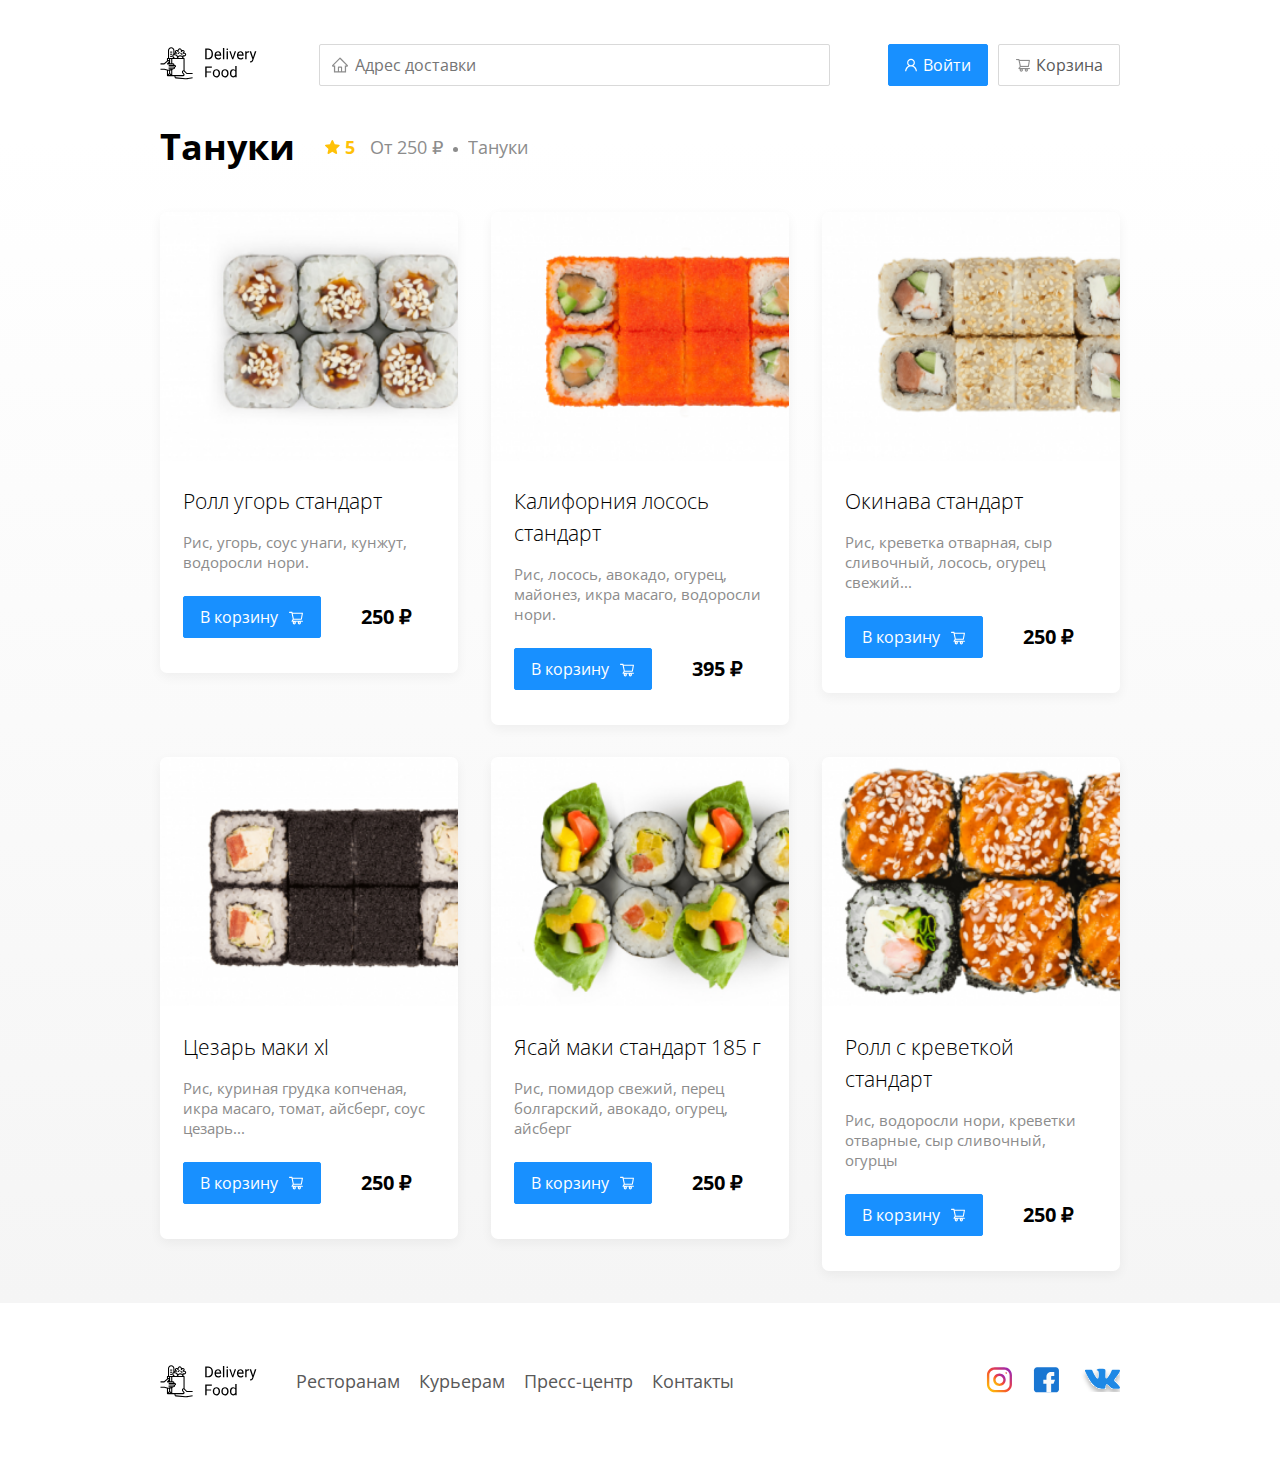
<file: tonuki.html>
<!DOCTYPE html>
<html lang="ru">
<head>
	<meta charset="UTF-8">
	<meta name="viewport" content="width=device-width, initial-scale=1.0">
	<meta http-equiv="X-UA-Compatible" content="ie=edge">
	<title>Тануки  - доставка еды на дом</title>
	<link href="https://fonts.googleapis.com/css2?family=Open+Sans:wght@400;700&display=swap" rel="stylesheet">
	<link rel="stylesheet" href="css/normalize.css" >
	<link rel="stylesheet" href="css/animate.min.css" >
	<link rel="stylesheet" href="css/style.css" >
</head>
<body>
	<!-- Шапка сайта -->
<div class="container">
		<header class="header">
			<a href="pr2.html" class="logo ">
				<img src="img\logo.svg" alt="Logo" >
			</a>
				<input type="text" class="input search-input" placeholder="Адрес доставки">
				<div class="buttons">
				<button class="button button-primary">
					<img src="img/user.svg" alt="user" class="button-icon">
					<span class="button-text">Войти</span>

					</button>
				<button class="button" id="card-button">
						<img src="img/span.png" alt="cart" class="button-icon">
						<span class="button-text">Корзина</span></button>
			</div>
			</header>	
			
</div>
<main class="main">
<div class="container">
<section class="restaurants">
<div class="section-heading">
	<h2 class="section-title">Тануки</h2>
	<div class="card-info">
		<div class="raiting">
			<img src="img/star.svg" alt="star" class="star">
			5</div>
		<div class="price">От 250 ₽</div>
		<div class="category">Тануки</div>
	</div>
</div>
<div class="cards">
	<div class="card wow fadeInUp" data-wow-delay="0.2s">
		<img src="img/roll.png" alt="image" class="card-image">
		<div class="card-text">
			<div class="card-heading">
				<h3 class="card-title card-title-reg">Ролл угорь стандарт</h3>
			</div>
				<!-- /.card-heading -->
			<div class="card-info">
				<div class="ingridients">Рис, угорь, соус унаги, кунжут, водоросли нори.</div>
			</div>
			<!-- /.card-info -->
			<div class="card-buttoms">
				<button class="button button-primary">
					<span class="buttun-card-text">В корзину</span>
					<img src="img/shopping-cart.svg" alt="shopping-cart" class="button-card-image">
				</button>
				<strong class="card-price-bold">250 ₽</strong>
			</div>
		</div>
		<!-- /.card-text -->
	</div>
	<!-- /.card -->

	<div class="card wow fadeInUp" data-wow-delay="0.4s"">
		<img src="img/roll1.png" alt="image" class="card-image">
		<div class="card-text">
			<div class="card-heading">
				<h3 class="card-title card-title-reg">Калифорния лосось стандарт</h3>
			</div>
				<!-- /.card-heading -->
			<div class="card-info">
				<div class="ingridients">Рис, лосось, авокадо, огурец, майонез, икра масаго, водоросли нори.</div>
			</div>
			<!-- /.card-info -->
			<div class="card-buttoms">
				<button class="button button-primary">
					<span class="buttun-card-text">В корзину</span>
					<img src="img/shopping-cart.svg" alt="shopping-cart" class="button-card-image">
				</button>
				<strong class="card-price-bold">395 ₽</strong>
			</div>
		</div>
		<!-- /.card-text -->
	</div>
	<!-- /.card -->

	<div class="card wow fadeInUp" data-wow-delay="0.6s"">
		<img src="img/roll2.png" alt="image" class="card-image">
		<div class="card-text">
			<div class="card-heading">
				<h3 class="card-title card-title-reg">Окинава стандарт</h3>
			</div>
				<!-- /.card-heading -->
			<div class="card-info">
				<div class="ingridients"> Рис, креветка отварная, сыр сливочный, лосось, огурец свежий...</div>
			</div>
			<!-- /.card-info -->
			<div class="card-buttoms">
				<button class="button button-primary">
					<span class="buttun-card-text">В корзину</span>
					<img src="img/shopping-cart.svg" alt="shopping-cart" class="button-card-image">
				</button>
				<strong class="card-price-bold">250 ₽</strong>
			</div>
		</div>
		<!-- /.card-text -->
	</div>
	<!-- /.card -->

	<div class="card wow fadeInUp" data-wow-delay="0.2s">
		<img src="img/roll3.png" alt="image" class="card-image">
		<div class="card-text">
			<div class="card-heading">
				<h3 class="card-title card-title-reg">Цезарь маки хl</h3>
			</div>
				<!-- /.card-heading -->
			<div class="card-info">
				<div class="ingridients">Рис, куриная грудка копченая, икра масаго, томат, айсберг, соус цезарь...</div>
			</div>
			<!-- /.card-info -->
			<div class="card-buttoms">
				<button class="button button-primary">
					<span class="buttun-card-text">В корзину</span>
					<img src="img/shopping-cart.svg" alt="shopping-cart" class="button-card-image">
				</button>
				<strong class="card-price-bold">250 ₽</strong>
			</div>
		</div>
		<!-- /.card-text -->
	</div>
	<!-- /.card -->

	<div class="card wow fadeInUp" data-wow-delay="0.4s">
		<img src="img/roll4.png" alt="image" class="card-image">
		<div class="card-text">
			<div class="card-heading">
				<h3 class="card-title card-title-reg">Ясай маки стандарт 185 г</h3>
			</div>
				<!-- /.card-heading -->
			<div class="card-info">
				<div class="ingridients">Рис, помидор свежий, перец болгарский, авокадо, огурец, айсберг</div>
			</div>
			<!-- /.card-info -->
			<div class="card-buttoms">
				<button class="button button-primary">
					<span class="buttun-card-text">В корзину</span>
					<img src="img/shopping-cart.svg" alt="shopping-cart" class="button-card-image">
				</button>
				<strong class="card-price-bold">250 ₽</strong>
			</div>
		</div>
		<!-- /.card-text -->
	</div>
	<!-- /.card -->

	<div class="card wow fadeInUp" data-wow-delay="0.6s">
		<img src="img/roll5.png" alt="image" class="card-image">
		<div class="card-text">
			<div class="card-heading">
				<h3 class="card-title card-title-reg">Ролл с креветкой стандарт</h3>
			</div>
				<!-- /.card-heading -->
			<div class="card-info">
				<div class="ingridients">Рис, водоросли нори, креветки отварные, сыр сливочный, огурцы</div>
			</div>
			<!-- /.card-info -->
			<div class="card-buttoms">
				<button class="button button-primary">
					<span class="buttun-card-text">В корзину</span>
					<img src="img/shopping-cart.svg" alt="shopping-cart" class="button-card-image">
				</button>
				<strong class="card-price-bold">250 ₽</strong>
			</div>
		</div>
		<!-- /.card-text -->
	</div>
	<!-- /.card -->


</div>
</section>
</div>
</main>

<footer class="footer">
	<div class="container">
		<div class="footer-block">
			<img src="img/logo.svg" alt="logo" class="logo footer-logo">
			<nav class="footer-nav">
				<a href="#" class="footer-link">Ресторанам</a>
				<a href="#" class="footer-link">Курьерам</a>
				<a href="#" class="footer-link">Пресс-центр</a>
				<a href="#" class="footer-link">Контакты</a>
			</nav>
			<div class="social-links">
				<a href="#" class="social-link"><img src="img/inst.svg" alt="inst"></a>
				<a href="#" class="social-link"><img src="img/facebook.svg" alt="facebook"></a>
				<a href="#" class="social-link"><img src="img/vk.svg" alt="vk"></a>
			</div>
		</div>
		<!-- /.footer-block -->
	</div>
</footer>

<div class="modal">
	<div class="modal-dialog">
		<div class="modal-header">
			<h3 class="modal-title">Корзина</h3>
			<button class="close">&times;</button>
		</div>
		<!-- /.modal-header -->
		<div class="modal-body">
			<div class="food-row">
				<span class="food-name">Ролл угарь стандарт</span>
				<strong class="food-price">250 ₽</strong>
				<div class="food-counter">
					<button class="counter-button">-</button>
					<span class="counter">1</span>
					<button class="counter-button">+</button>
				</div>
			</div>
			<!-- /.foods-row -->
			<div class="food-row">
				<span class="food-name">Ролл угарь стандарт</span>
				<strong class="food-price">250 ₽</strong>
				<div class="food-counter">
					<button class="counter-button">-</button>
					<span class="counter">1</span>
					<button class="counter-button">+</button>
				</div>
			</div>
			<!-- /.foods-row -->
			<div class="food-row">
				<span class="food-name">Ролл угарь стандарт</span>
				<strong class="food-price">250 ₽</strong>
				<div class="food-counter">
					<button class="counter-button">-</button>
					<span class="counter">1</span>
					<button class="counter-button">+</button>
				</div>
			</div>
			<!-- /.foods-row -->
			<div class="food-row">
				<span class="food-name">Ролл угарь стандарт</span>
				<strong class="food-price">250 ₽</strong>
				<div class="food-counter">
					<button class="counter-button">-</button>
					<span class="counter">1</span>
					<button class="counter-button">+</button>
				</div>
			</div>
			<!-- /.foods-row -->
		</div>
		<!-- /.modal-body -->
		<div class="modal-footer">
			<span class="price-tag">1250 ₽</span>
			<div class="footer-buttons">
				<button class="button button-primary">Оформить заказ</button>
				<button class="button">Отмена</button>
			</div>
		</div>
		<!-- /.modal-footer -->
	</div>
	<!-- /.modal-dialog -->
</div>


<script src="js/wow.min.js"></script>
<script src="js/main.js"></script>

</body>
</html>
</file>
<file: css/style.css>
* {
    box-sizing: border-box;
}
.container {
    
    max-width: 1200px;
    margin: auto;
}
body {
    font-family: 'Open Sans', sans-serif;
    padding-top: 44px;
}
.header {
    display: flex;
    align-items: center;
    justify-content: space-between;
   
    margin-bottom: 40px;
}
.input {
    background: #FFFFFF;
    border: 1px solid #D9D9D9;
    border-radius: 2px;
    font-size: 16px;
line-height: 24px;
padding: 8px;
padding-left: 35px;
background-repeat: no-repeat;
background-position: left 11px center;
}
.search-input { 
flex: 0.8;
background-image: url(../img/home.svg);
}
.input-search {
    width: 300px;
    background-image: url(../img/search.svg);
    margin-left: auto;
}
.buttons {
    display: flex;
    align-items: center;
}
.button {
    display: flex;
    align-items: center;
    padding: 8px 16px;
    background: #FFFFFF;
border: 1px solid #D9D9D9;
box-sizing: border-box;
box-shadow: 0px 0px 2px rgba(0, 0, 0, 0.0015);
border-radius: 2px;
color: #595959;
font-size: 16px;
line-height: 24px;
}
.button-primary {
    background: #1890FF;
    border: 1px solid #1890FF;
    color: #fff;
    margin-right: 10px;
}
.button-icon {
    margin-right: 6px; 
}
.buttun-card-text {
    margin-right: 10px;
}
.rekl {
    filter: drop-shadow(0px 7px 12px rgba(158, 158, 163, 0.1));
border-radius: 10px;
padding: 68px 70px;
margin-bottom: 56px;
}
.pizza {
    background: #FFF1B8  url(../img/rekl-image.png) no-repeat top -50px right -100px;
}
.kebab {
    background: #40A9FF url(../img/promo/kebab.png) no-repeat top -50px right -100px;
}
.vegetables {
    background: #8C8C8C url(../img/promo/vegetables.png) no-repeat top -50px right -100px;
}
.sushi {
    background: #FFC107 url(../img/promo/sushi.png) no-repeat top -50px right -100px;
}
.rekl-title {
    font-style: normal;
font-weight: bold;
font-size: 39px;
line-height: 46px;
color: #302C34;
}
.rekl-text
{
    font-style: normal;
font-weight: normal;
font-size: 24px;
line-height: 28px;
color: #302C34;
}
.section-heading {
    display: flex;
    align-items: center;
    margin-bottom: 44px;
}
.section-title {
    font-style: normal;
font-weight: bold;
font-size: 36px;
line-height: 42px;
margin:0px;
color: #000000;
margin-right: 30px;
}
.cards{ 
    display: flex;
    align-items: flex-start;
    flex-wrap: wrap;
    justify-content: space-between;
}
.card {
    background: #FFFFFF;
box-shadow: 0px 4px 12px rgba(0, 0, 0, 0.05);
border-radius: 7px;
overflow: hidden;
margin-bottom: 32px;
flex-basis: 31%;
text-decoration: none;
}
.card-image {
    width: 384px;
    height: 250px;
    object-fit: cover;
}

.card-text {
    padding-top: 20px;
    padding-bottom: 35px;
    padding-left: 23px;
    padding-right: 23px;
}
.card-heading {
    display:flex;
    align-items: center;
    justify-content: space-between;
}
.card-title {
    margin:0;
    font-style: normal;
font-weight: bold;
font-size: 24px;
line-height: 32px;
margin-bottom: 15px;
}
.card-title-reg{
    font-weight: 300;
    font-size: 21px;
}
.card-tag {
    font-style: normal;
font-weight: normal;
font-size: 12px;
line-height: 20px;
color:#FFFFFF;
background: #262626;
border-radius: 2px;
padding: 1px 8px;
}
.card-info {
    display:flex;
    align-items: center;  
    flex-wrap: wrap;
  
}
.card-buttoms {
    display: flex;
    align-items: center;
    margin-top: 24px;
}
.card-price-bold {
    font-weight: bold;
font-size: 20px;
line-height: 32px;
margin-left: 30px;
}
.raiting {
    margin-right: 26px;
    color: #FFC107;
    font-style: normal;
font-weight: bold;
font-size: 18px;
line-height: 32px;
}
.price, .category {
    font-style: normal;
font-weight: normal;
font-size: 18px;
line-height: 32px;
color: #8C8C8C;
}
.category { 
    text-overflow: ellipsis;
    overflow: hidden;
    white-space: nowrap;
    max-width: 150px;
}
.ingridients {
    font-size: 15px;
    line-height: 20px;
    color: #8C8C8C; 
}
.price {
    margin-right: 10px;
}
.price:after {
    content: "";
    width: 5px;
    height: 5px;
    background-color: #8C8C8C;
    display: inline-block;
    vertical-align: middle;
    border-radius: 50%;
    margin-left: 10px;
}
.main {
    background: linear-gradient(180deg, rgba(245, 245, 245, 0) 1.04%, #F5F5F5 100%);
}
.footer {
    padding: 60px 0;
}
.footer-block {
    display: flex;
    align-items: center;
    justify-content: space-between;
}
.footer-nav {
    margin-left: 35px;
    margin-right: auto;
}
.footer-link {
    display: inline-block;
    text-decoration: none;
    color: #595959;
    font-style: normal;
font-weight: normal;
font-size: 18px;
line-height: 21px;
}
.footer-link:not(:last-child) {
    margin-right: 15px;
}
.social-links {
    display: flex;
    align-items: center;
}
.social-link:not(:last-child) {
    margin-right: 21px;
}

.modal {
    position: fixed;
    left: 0;
    top: 0;
    width: 100%;
    height: 100%;
    background: rgba(0, 0, 0, 0.4);
display: none;
}

.modal-auth {
    position: fixed;
    left: 0;
    top: 0;
    width: 100%;
    height: 100%;
    background: rgba(0, 0, 0, 0.4);
display: none;

}
.hide {
    display: none;
}
.is-open {
    display: flex;
}

.user-name {
    display: none;
}
.button-out {
    display: none;
}


.modal-body{ 
    margin-bottom: 52px;
}
.modal-dialog {
max-width: 780px;
width:95%;
background: #FFFFFF;
border-radius: 5px;
margin: auto;
padding: 40px 45px;
}

.modal-header{ 
    display: flex;
    align-items: center;
    justify-content: space-between;
    margin-bottom: 45px;
}

.close {
    font-size: 36px;
    border: none;
    background-color: transparent;
}

.modal-title {
    margin: 0;
font-weight: bold;
font-size: 36px;
line-height: 42px;
}
.food-row {
    display: flex;
    align-items:flex-start;
    justify-content: space-between;
    padding-bottom: 8px;
    border-bottom: 1px solid;
    margin-bottom: 15px;
}

.food-name {
    font-weight: normal;
font-size: 18px;
line-height: 32px;
}

.food-price {
    margin-left: auto;
    margin-right: 47px;
    font-weight: bold;
font-size: 20px;
line-height: 32px;
}

.food-counter {
    display: flex;
    align-items: center;
}

.counter-button {
    display: flex;
    align-items: center;
    justify-content: center;
    width: 39px;
    height: 32px;
    background: #FFFFFF;
border: 1px solid #40A9FF;
box-sizing: border-box;
border-radius: 2px;
font-weight: normal;
font-size: 14px;
line-height: 22px;
color: #40A9FF;

}

.counter{
    font-size: 16px;
    line-height: 24px;
    margin-left: 10px;
    margin-right: 10px;
}

.modal-footer{
    display: flex;
    align-items: center;
    justify-content: space-between;
}

.footer-buttons {
    display: flex;
    align-items: center;
}

.price-tag {
    background: #262626;
border-radius: 5px;
color: #FFFFFF;
padding: 15px 20px;
font-weight: bold;
font-size: 20px;
line-height: 23px;
}

@media (max-width: 1366px) {
    .container{
        max-width: 960px;
    }
    .rekl {
        
        background-size: 500px;
    }
    .raiting {
        margin-right: 15px;
    }
}
@media (max-width: 992px) {
    .container{
        max-width: 750px;
    }
    .rekl {
        padding: 50px;
        background-size: 450px;
        background-position:  center right -200px;
    }
    .rekl-text {
        font-size: 18px;
        max-width: 400px;
    }
    .card {
        flex-basis: 49%;
    }
    .footer-link {
        font-size: 16px;
    }
}
@media (max-width: 768px) {
    .container{
        max-width: 560px;
    }
    .card-info {
        flex-wrap: wrap;
    }
    .card .raiting {
        flex-basis: 100%;
    }
    .card-title {
        font-size: 16px;
    }
    .rekl {
    
        background-size: 400px;
        background-position:  center right -290px;
        
    }
    .rekl-title {
        font-size:24px;
        line-height: 1.4;
    }
    .rekl-text {
        margin-top: 0;
    }
}
@media (max-width: 578px) {
    .container {
        width: 90%;
    }
    .header {
        flex-wrap: wrap;
    }
    .search-input {
        order: 5;
        margin-top: 15px;
        flex: 1;
    }
    .rekl {
    background-image: none;
    }
    .rekl-title{
        margin-bottom: 10px;
    }
    .section-title {
        font-size: 20px;
    }
    .card {
        flex-basis: 100%;
    }
    .card-image {
        width: 100%;
    }
    .footer {
        padding: 30px 0;
    }
    .footer-block {
        align-items: flex-start;
    }
    .footer-nav {
        margin-right: 0;
        margin-left: 0;
        order: 0;
        display: flex;
        flex-direction: column;
    }
    .footer-logo {
        margin-right: 15px;
        order:1;
    }
    .social-links {
        order:2;
    }
}

@media (max-width: 480px) {
    .button-text {
        display: none;
    }
    .button {
        min-height: 40px;
    }
    .button-icon {
        margin: 0;
    }
    .rekl {
        padding: 20px;
    }
    .section-heading{
        flex-wrap: wrap;
    }
    .footer-block { 
        flex-wrap: wrap;
        flex-direction: column;
        align-items: center;
    }
    .footer-logo {
        order: 0;
        margin-bottom: 15px;
    }
    .footer-nav {
        margin-bottom: 15px;
        text-align: center; 
    }
    .footer-link:not(:last-child) {
        margin-right: 0;
    }
}
</file>
